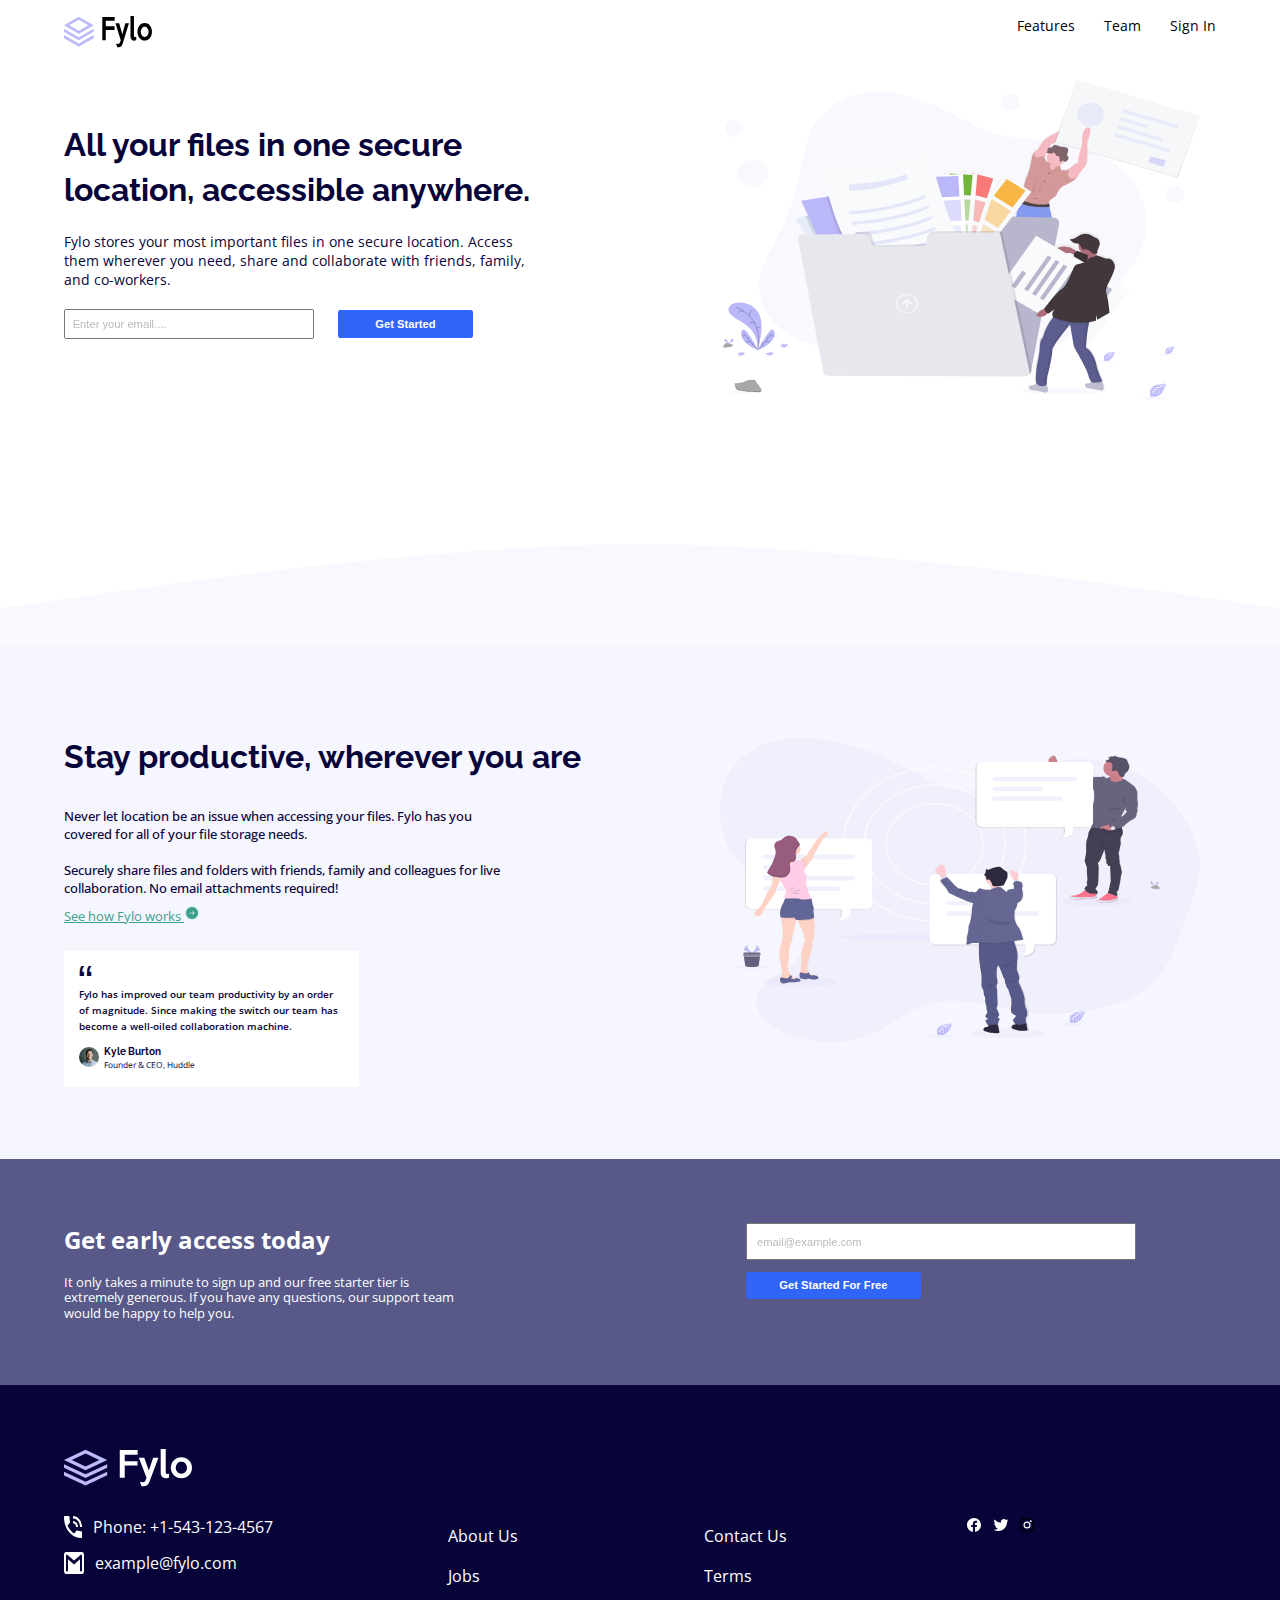
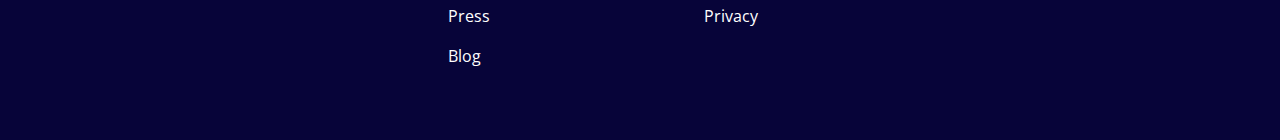
<file: index.html>
<!DOCTYPE html>
<html lang="en">
<head>
    <meta charset="UTF-8">
    <meta http-equiv="X-UA-Compatible" content="IE=edge">
    <meta name="viewport" content="width=device-width, initial-scale=1.0">
    <title>Fylo</title>
    <link rel="stylesheet" href="style.css">
</head>
<body>
    <div class="container-1">
        <header>
            <img src="./images/logo.svg" alt="logo">
            <nav class="navbar">
                <li>Features</li>
                <li>Team</li>
                <li>Sign In</li>
            </nav>
        </header>
        <main>
            <section class="section-1">
                <div class="sect-1">
                    <h2> All your files in one secure location, accessible anywhere.</h2>
                    <p>Fylo stores your most important files in one secure location. 
                        Access them wherever you need, share and collaborate with friends, 
                        family, and co-workers.
                    </p>
                    <form class="input-1">
                        <input type="email" name="email" placeholder="Enter your email...." required>
                        <button type="submit">Get Started</button>
                    </form>
                </div>
                <img src="./images/illustration-1.svg" alt="illustration-1">
            </section>
    </div>
            <section class="section-2">
                <img src="./images/bg-curve-desktop.svg" alt="bg-curve-desktop" class="top-img">
                <div class="section-2a">
                    <div class="sect-2a">
                        <div class="sect-2ai">
                            <h2>Stay productive, wherever you are</h2>
                            <p>Never let location be an issue when accessing your files. Fylo has you 
                                covered for all of your file storage needs. <br><br> Securely share files and folders with friends, family and colleagues for live collaboration. No email attachments required!
                            </p>
                            <a href="#">See how Fylo works <img src="./images/icon-arrow.svg" alt="icon-arrow"></a>
                        </div>
                        <div class="testimonial">
                            <img src="./images/icon-quotes.svg" alt="icon-quotes">
                            <p>Fylo has improved our team productivity by an order of magnitude. Since 
                                making the switch our team has become a well-oiled collaboration machine.
                            </p>
                            <span class="testimonial-profile">
                                <img src="./images/avatar-testimonial.jpg" alt="avatar-testimonial" class="avatar">
                                <span>
                                    <h3>Kyle Burton</h3>
                                    <small>Founder & CEO, Huddle</small>
                                </span>
                            </span>
                        </div>
                    </div>
                    <div>
                        <img src="./images/illustration-2.svg" alt="illustration-2" class="sect-img">
                    </div>
                </div>
            </section>
        <section class="section-3">
            <div class="section-3a"> 
                <div class="sect-3a">
                    <h2>Get early access today</h2>
                    <p>It only takes a minute to sign up and our free starter tier is extremely generous. 
                        If you have any questions, our support team would be happy to help you.</p>
                </div>
                <form class="sect-3b">
                    <input type="email" placeholder="email@example.com">
                    <br>
                    <button type="submit">Get Started For Free</button>
                </form>
            </div>
        </section>
        <section class="section-4">
            <div class="img-sect4">
                <img src="./images/logo_white.svg" alt="logo_white" class="logo-white">
                <div class="section-4a">
                    <div class="sect-4a">
                        <span>
                            <img src="./images/icon-phone.svg" alt="icon-email">
                            <li>Phone: +1-543-123-4567</li>
                        </span>
                        <span>
                            <img src="./images/icon-email.svg" alt="icon-email">
                            <li>example@fylo.com</li>                
                        </span>
                    </div>
                    <div class="sect-4b list">
                        <li><a href="#">About Us</a></li>
                        <li><a href="#">Jobs</a></li>
                        <li><a href="#">Press</a></li>
                        <li><a href="#">Blog</a></li>
                    </div>
                    <div class="sect-4c list">
                        <li><a href="#">Contact Us</a></li>
                        <li><a href="#">Terms</a></li>
                        <li><a href="#">Privacy</a></li>
                    </div>
                    <div class="sect-4d">
                        <a href="#"><img src="./images/logo-facebook.svg" alt="logo-facebook" class="icons"></a>
                        <a href="#"><img src="./images/logo-twitter.svg" alt="logo-twitter" class="icons"></a>
                        <a href="#"><img src="./images/logo-instagram.svg" alt="logo-instagram" class="icons"></a>
                    </div>
                </div>
            </div>
        </section>
    </main>
</body>
</html>
</file>
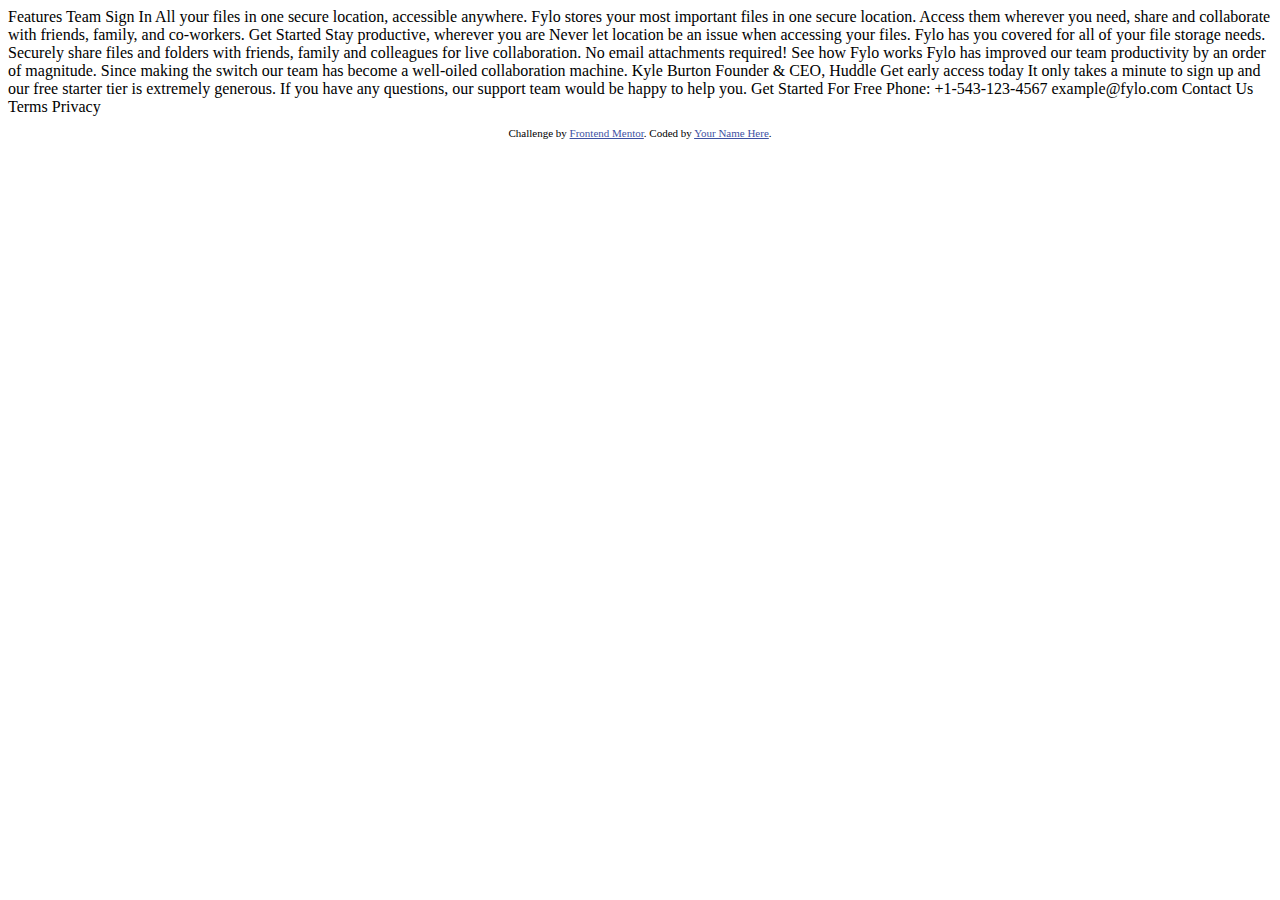
<file: design/text.html>
<!DOCTYPE html>
<html lang="en">
<head>
  <meta charset="UTF-8">
  <meta name="viewport" content="width=device-width, initial-scale=1.0"> <!-- displays site properly based on user's device -->

  <link rel="icon" type="image/png" sizes="32x32" href="./images/favicon-32x32.png">
  
  <title>Frontend Mentor | Fylo landing page with two column layout</title>

  <!-- Feel free to remove these styles or customise in your own stylesheet 👍 -->
  <style>
    .attribution { font-size: 11px; text-align: center; }
    .attribution a { color: hsl(228, 45%, 44%); }
  </style>
</head>
<body>

  Features
  Team
  Sign In

  All your files in one secure location, accessible anywhere.

  Fylo stores your most important files in one secure location. 
  Access them wherever you need, share and collaborate with friends, 
  family, and co-workers.

  Get Started

  Stay productive, wherever you are

  Never let location be an issue when accessing your files. Fylo has you 
  covered for all of your file storage needs.

  Securely share files and folders with friends, family and colleagues for 
  live collaboration. No email attachments required!

  See how Fylo works

  Fylo has improved our team productivity by an order of magnitude. Since 
  making the switch our team has become a well-oiled collaboration machine.

  Kyle Burton
  Founder & CEO, Huddle

  Get early access today

  It only takes a minute to sign up and our free starter tier is extremely generous. 
  If you have any questions, our support team would be happy to help you.

  Get Started For Free

  Phone: +1-543-123-4567
  example@fylo.com

 

  Contact Us
  Terms
  Privacy

  <footer>
    <p class="attribution">
      Challenge by <a href="https://www.frontendmentor.io?ref=challenge" target="_blank">Frontend Mentor</a>. 
      Coded by <a href="#">Your Name Here</a>.
    </p>
  </footer>
</body>
</html>
</file>
<file: style.css>
@import url('https://fonts.googleapis.com/css2?family=Raleway:wght@400;500;700&display=swap');
@import url('https://fonts.googleapis.com/css2?family=Open+Sans&display=swap');
:root{
    font-size: 1em;
}
*{
    padding: 0;
    margin: 0;
    box-sizing: border-box;
}
body{
    font-size: 16px;
    font-family: 'Open Sans', sans-serif;
}
.container-1{
    width: 90%;
    margin: 1em auto 0.5em;
}
header{
    display: flex;
    justify-content: space-between;
}
header img{
    width: 5.5em;
    height: 2em;
}
.navbar{
    display: flex;
    list-style-type: none;
    font-size: 0.9rem;
}
.navbar >li + li{
    margin-left: 2em;
}
.section-1{
    display: flex;
    justify-content: space-between;
    margin: 2em 0 14em 0;
}
.section-1 img{
    width: 30em;
    height: 20em;
    margin-right: 1em;
}
.sect-1{
    width: 42%;
    margin-top: 3em;
    color: hsl(243, 87%, 12%);
    font-size: 0.9rem;
}
.sect-1 h2{
    font-family: 'Raleway', sans-serif;
    font-size: 2rem;
    line-height: 1.4em;
    margin-bottom: 0.6em;
}
.input-1 input{
    margin: 1.5em 1.5em 1em 0;
    padding: 0.4em 4.7em 0.4em 0.5em;
}
::placeholder{
    opacity: 0.5;
    font-size: 0.7rem;
}
.input-1 button{
    background-color: hsl(224, 93%, 58%);
    padding: 0.7em 3.3em;
    border-radius: 0.2em;
    color: white;
    font-size: 0.7rem;
    font-weight: 600;
    border: none;
}
.section-2{
    background-color: hsl(240, 75%, 98%);
}
.section-2a{
    display: flex;
    color: hsl(243, 87%, 12%);
    width: 90%;
    margin: 0.5em auto 0;
    padding-bottom: 4.5em;
    position: relative;
}
.top-img{
    width: 100%;
    position: relative;
    top: -5em;
}
.sect-2ai h2{
    font-family: 'Raleway', sans-serif;
    font-size: 2rem;
    margin-bottom: 1em;
}
.sect-2ai a{
    font-size: 0.8rem;
}
.sect-2ai p{
    font-size: 0.8rem;
    font-weight: 500;
    margin-bottom: 0.5em;
    width: 67%;
}
.sect-2ai a{
    color: hsl(170, 45%, 43%);
}
.sect-2ai a:hover{
    opacity: 0.5;
}
.sect-img{
    width: 30em;
    height: 19em;
    margin-right: 1em;
}
.testimonial{
    background-color: white;
    width: 45%;
    height: auto;
    padding: 1.5em;
    margin-top: 2.5em;
    font-size: 0.63rem;
}
.testimonial p{
    font-size: 0.63rem;
    font-weight: 600;
    line-height: 1.6em;
    margin-top: 0.5em;
}
.testimonial-profile{
    display: flex;
    margin-top: 1em;
}
.testimonial-profile h3{
    font-family: 'Raleway', sans-serif;
    font-size: 0.65rem;
}
.avatar{
    width: 2em;
    height: 2em;
    border-radius: 50%;
    margin: 0.2em 0.5em 0.5em 0;
}
.section-3{
    background-color: hsl(238, 22%, 44%);
}
.section-3a{
    width: 90%;
    margin: 0 auto;
    display: flex;
    justify-content: space-between;
    color: white;
    padding: 4em 0;
}
.sect-3a{
    width: 35%;
}
.sect-3a p{
    font-size: 0.8rem;
    margin-top: 1.5em;
    line-height: 1.2em;
}
.sect-3b input{
    padding: 0.7em 15em 0.7em 0.7em;
    margin-right: 6em;
}
.sect-3b > button{
    background-color: hsl(224, 93%, 58%);
    color: white;
    padding: 0.7em 3em;
    border-radius: 0.2em;
    font-size: 0.7rem;
    font-weight: 600;
    margin-top: 1em;
    border: none;
}
.section-4{
    background-color: hsl(243, 87%, 12%);
}
.img-sect4{
    width: 90%;
    margin: 0 auto;
    padding: 4em 0;
}
.logo-white{
    width: 8em;
}
.section-4a{
    display: grid;
    grid-template-columns: 1.5fr 1fr 1fr 1fr;
    grid-template-rows: 1;
    color: white;
    list-style-type: none;
    margin-top: 1.5em;
}
.sect-4a{
    grid-column: 1/2;
    grid-row: 1;   
}
.sect-4a span{
    display: flex;
    margin-bottom: 0.9em;
}
.sect-4a li{
    margin-left: 0.7em;
}
.list a{
    text-decoration: none;
    color: white;
}
.list a:hover{
    color: hsl(224, 93%, 58%);
}
.sect-4b{
    grid-column: 2/3;
    grid-row: 1;   
}
.sect-4c{
    grid-column: 3/4;
    grid-row: 1;   
}
.list{
    line-height: 2.5em;
}
.sect-4d{
    grid-column: 4/5;
    grid-row: 1;   
}


.icons{
    width: 1em;
    height: 1em;
    margin-left: 0.4em;
}

@media (max-width:768px){
    .section-1{
        display: flex;
        flex-direction: column-reverse;
        justify-content: center;
        align-items: center;
    } 
    .section-1 img{
        width: 90%;
        margin: 0 auto;
    }
    .sect-1{
        width: 80%;
        text-align: center;
        font-size: 1rem;
    }
    .sect-1 h2{
        font-size: 2.2rem;
    }
    .input-1 input{
        margin: 1.5em auto;
    }
    .input-1 button{
        display: inline-block;
        padding: 0.7em 8em 0.7em 8em;
    }
    .top-img{
        top: -1.7em;
    }
    .section-2a{
        display: flex;
        flex-direction: column-reverse; 
        text-align: center;
    }
    .sect-2a{
        margin-top: 7em;
    }
    .sect-2ai p{
        font-size: 1rem;
        width: 100%;
        margin: 1em auto;
    }
    .sect-2ai h2{
        font-size: 1.3rem;
        margin-bottom: 1em;
    }
    .sect-img{
        width: 90%;
        margin: 0 auto;
    }
    .testimonial{
        width: 30em;
        margin: 2.5em auto 0 auto;
        text-align: left;
        padding: 1.7em 2em;
        height: 17em;
    }
    .testimonial p{
        font-size: 0.7rem;
        line-height: 1.7em;
    }
    .section-3a{
        display: flex;
        flex-direction: column;
    }
    .sect-3a{
        width: 90%;
        margin: 0 auto;
        text-align: center;
    }
    .sect-3a h2{
        font-size: 1.3rem;
    }
    .sect-3a p{
        font-size: 1.1rem;
        line-height: 1.5em;
    }
    .sect-3b{
        width: 75%;
        margin: 1em auto;
    }
    .sect-3b input{
        padding: 0.7em 29% 0.7em 0.7em ;
        display: inline-block;
    }
    .sect-3b > button{
        padding: 0.8em 22%;
        margin-top: 1em;
    }
    .section-4a{
        display: grid;
        grid-template-columns: auto;
        grid-template-rows: repeat(4,auto);
        gap: 1.5em;
    }
    .sect-4a{
        grid-column: 1;
        grid-row: 1/2;  
    }
    .sect-4b{
        grid-column: 1;
        grid-row: 2/3;   
    }
    .sect-4c{
        grid-column: 1;
        grid-row: 3/4;   
    }
    .sect-4d{
        grid-column: 1;
        grid-row: 4/5;  
        margin: 0 auto;
    }
    .img-sect4{
        width: 85%;
    }
    .logo-white{
        width: 13em;
        height: 5em;
        margin-bottom: 1.5em;
    }
}
@media (min-width:769px) and (max-width:1200px){
    .top-img{
        top: -3.5em;
    }
    .testimonial{
        width: 27em;
        height: 15em;
    }
}
@media (max-width:280px){
    .testimonial{
        width: 24em;
        height: 19em;
    }
    .top-img{
        width: 100%;
        position: relative;
        top: -1em;
    }
}
</file>
